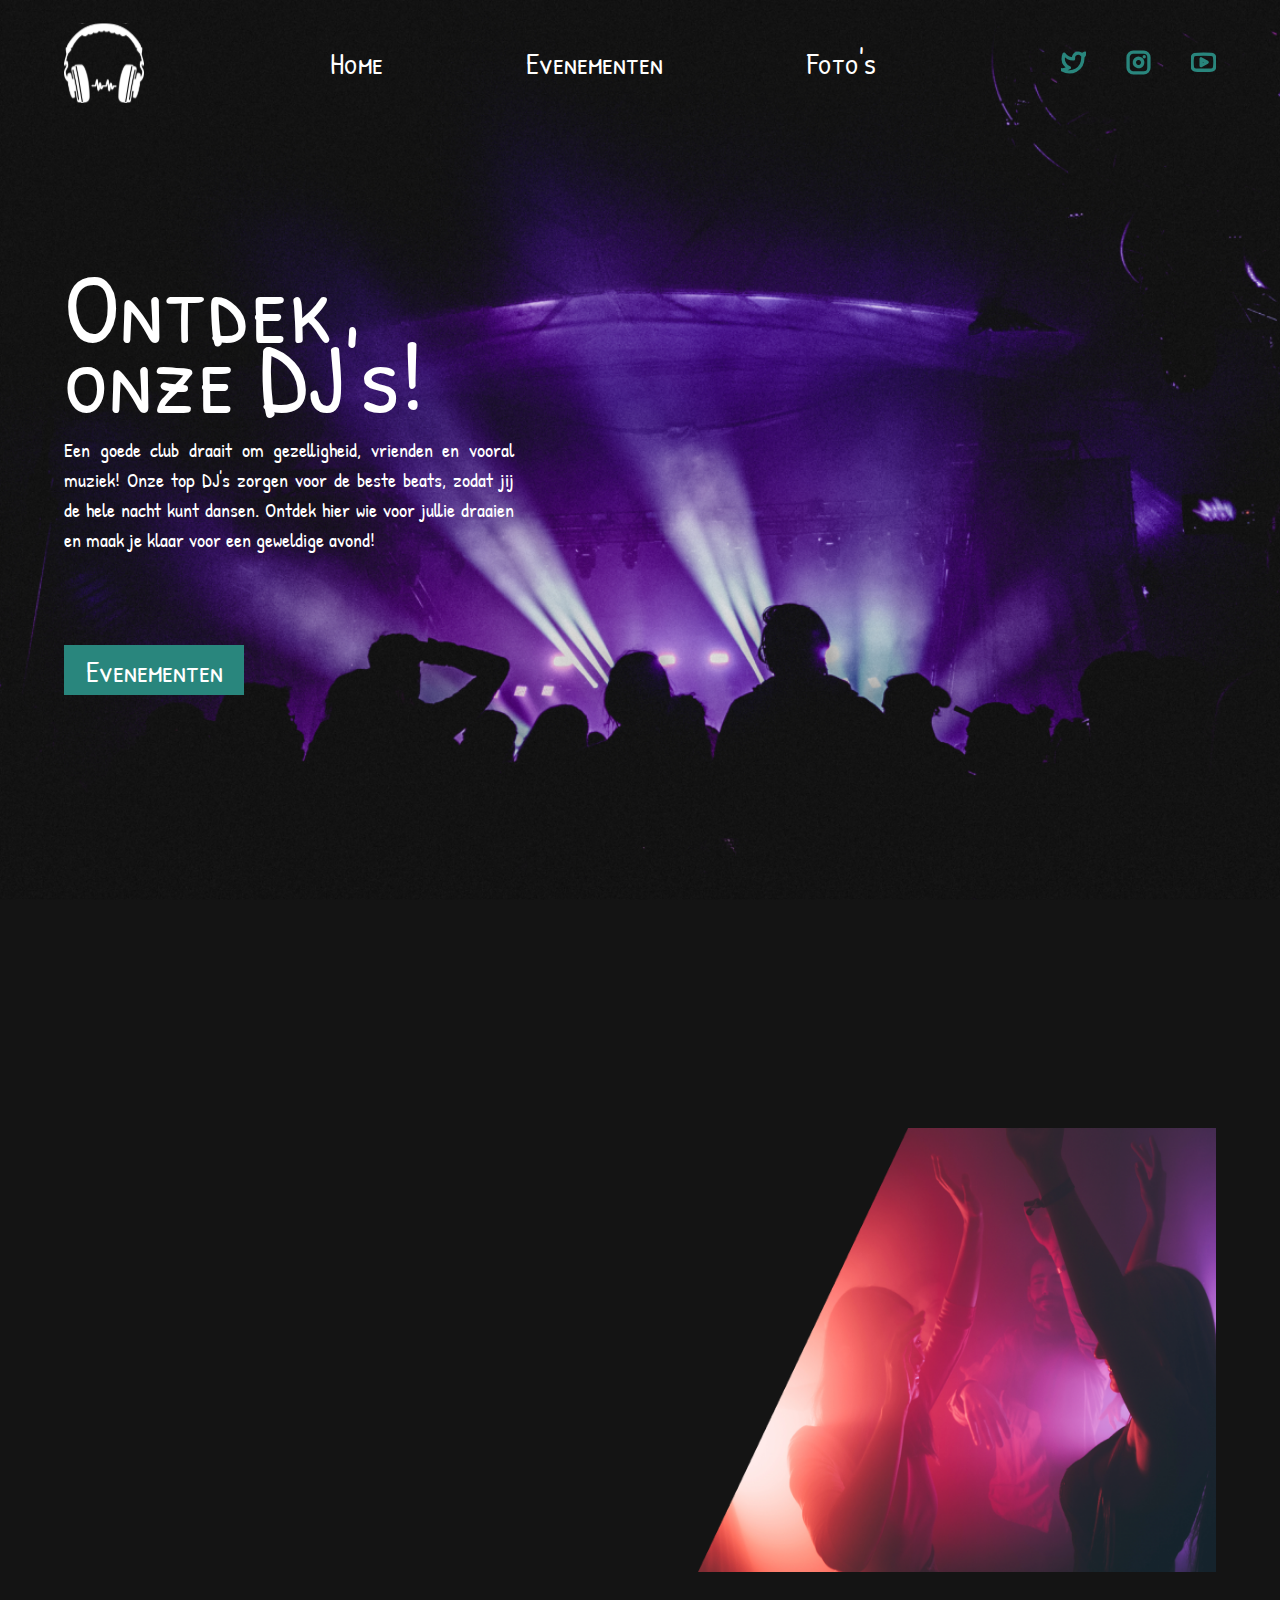
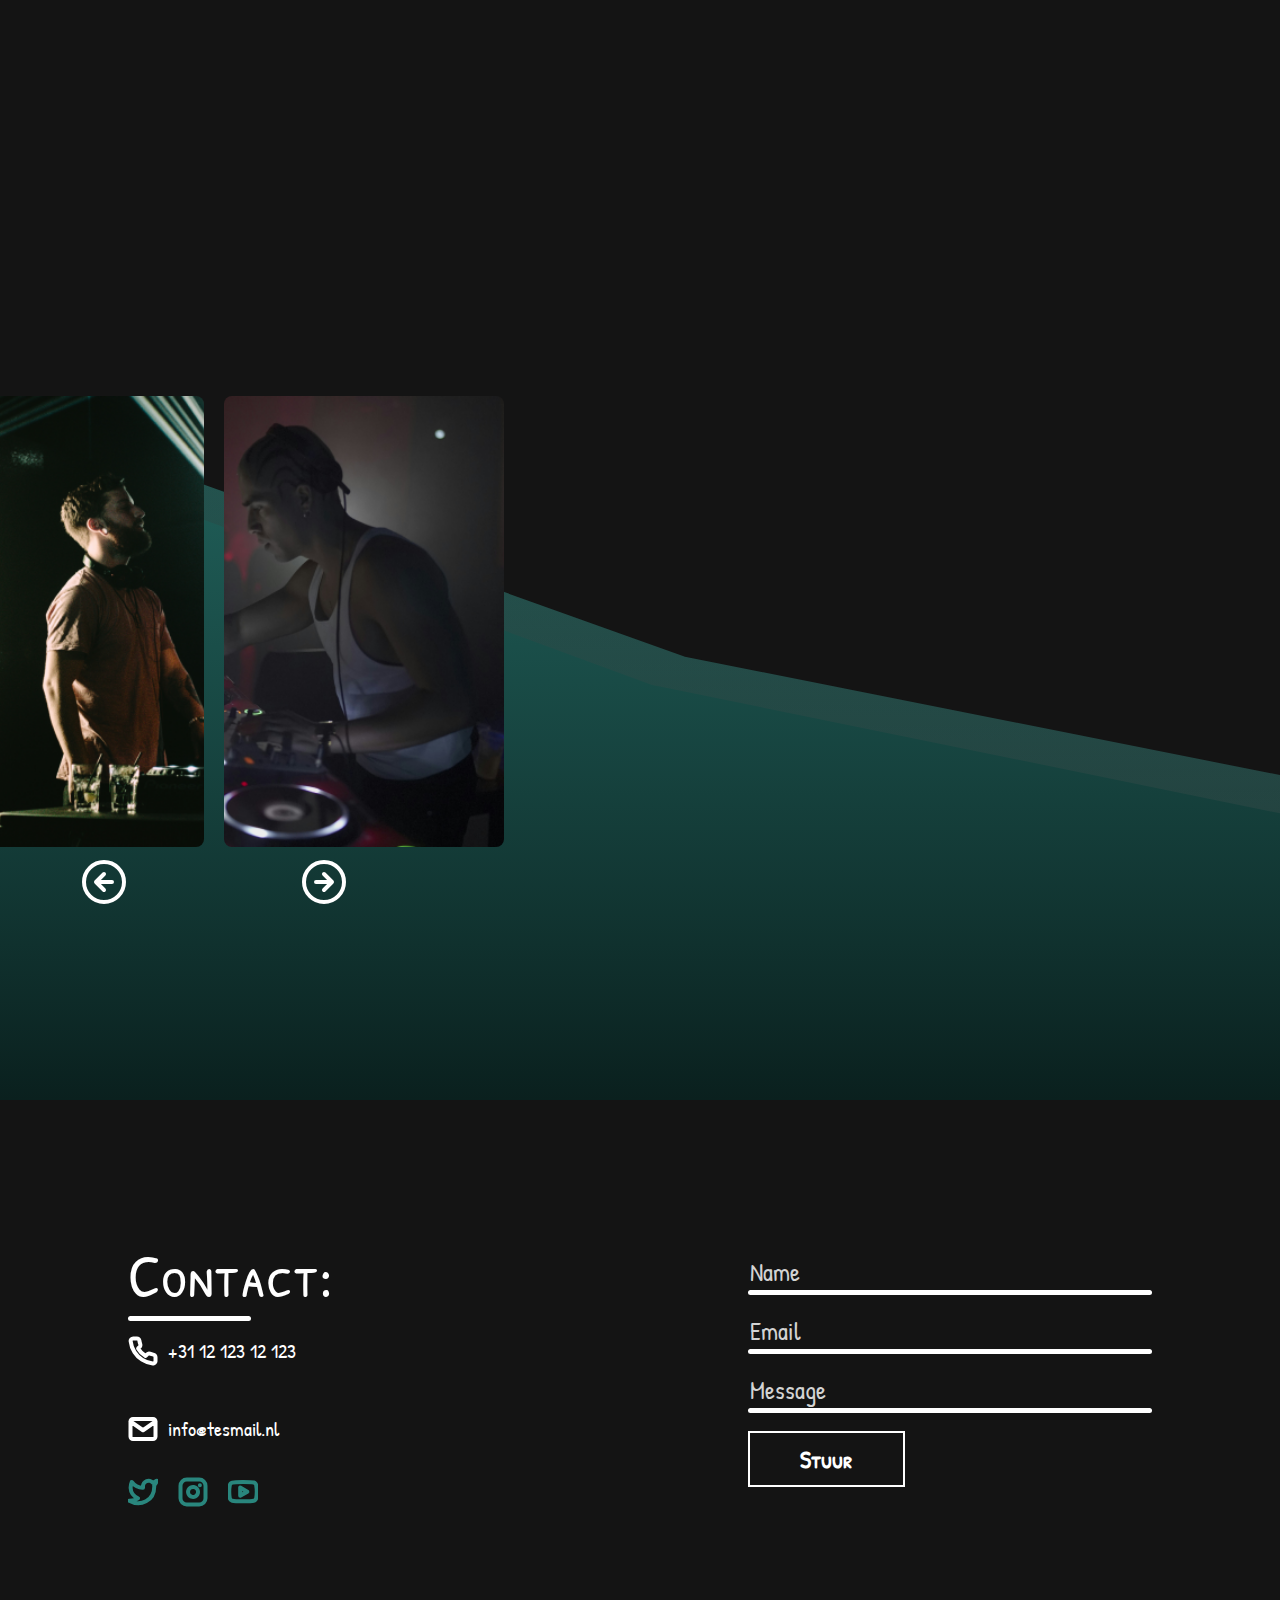
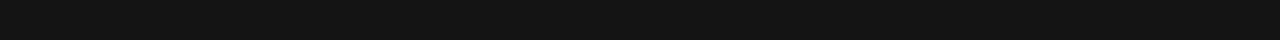
<file: index.html>
<!DOCTYPE html>
<html lang="en">
<head>
    <meta charset="UTF-8">
    <meta name="viewport" content="width=device-width, initial-scale=1.0">
    <link rel="icon" type="image/x-icon" href="images/logo.svg">
    <link href="https://fonts.googleapis.com/css2?family=Patrick+Hand&family=Patrick+Hand+SC&display=swap" rel="stylesheet">
    <link rel="stylesheet" href="style.css">
    <title>Silent Disco</title>
</head>
<body>
    <nav>
        <div id="navbar">
            <img class="navlogo" href="index.html" src="images/logo.svg"/>
            <div id="menu-icon" onclick="toggleMenu()">&#9776;</div> <!-- Hamburger icon -->
            <div id="menu-links">
                <a href="index.html">Home</a>
                <a href="evenementen.html">Evenementen</a>
                <a href="#section3">Foto's</a>
            </div>
            <div id="social-icons">
                <img class="navsvg" src="images/twitter.svg" alt="Twitter">
                <img class="navsvg" src="images/instagram.svg" alt="Instagram">
                <img class="navsvg" src="images/youtube.svg" alt="YouTube">
            </div>
        </div>    
    </nav>

    <section id="hero">
        <div class="hero-content">
            <h1>Ontdek<br/>onze DJ's!</h1>
            <p>Een goede club draait om gezelligheid, vrienden en vooral muziek! Onze top DJ's zorgen voor de beste beats, 
                zodat jij de hele nacht kunt dansen. Ontdek hier wie voor jullie draaien en maak je klaar voor een geweldige avond!</p>
                <a href="evenementen.html">
                    <button class="pulse">Evenementen</button>
                </a>
        </div>
    </section>
    
    <section id="homeinfo">
        <img class="infoblob" src="images/modified_infohomeblob.svg"/>
        <img class="infodance" src="images/infohomedance.png"/>
    </section>

    <section id="carouseldj">
        <div class="carouseldj-content">
            <div class="resizecarousel">
                <div class="carousel">
                    <div class="carousel-container">
                        <div class="carousel-track">
                            <div class="carousel-card">
                                <a href="evenementen.html">
                                    <img src="images/dj1.png" alt="DJ 1">
                                </a>
                            </div>
                            <div class="carousel-card">
                                <a href="evenementen.html">
                                    <img src="images/dj2.png" alt="DJ 2">
                                </a>
                            </div>
                            <div class="carousel-card">
                                <a href="evenementen.html">
                                    <img src="images/dj3.png" alt="DJ 3">
                                </a>
                            </div>
                            <div class="carousel-card">
                                <a href="evenementen.html">
                                    <img src="images/dj4.png" alt="DJ 4">
                                </a>
                            </div>
                        </div>
                    </div>
                </div>
                <div class="carouselbuttons">
                    <button class="prev" onclick="prevSlide()">
                        <img src="images/leftarrow.svg" alt="Previous">
                    </button>
                    <button class="next" onclick="nextSlide()">
                        <img src="images/rightarrow.svg" alt="Next">
                    </button>
                </div>
            </div>
            <div class="djanimated">
                <img src="images/djsvg.svg" alt="onzedjs">
            </div>
        </div>
    </section>

    <footer>
        <div>
            <h1>Contact:</h1>
            <hr>
            <div class="footericon">
                <img src="images/phone.svg" alt="phone">
                <p>+31 12 123 12 123</p>
            </div>
            <br/>
            <div class="footericon">
                <img src="images/mail.svg" alt="mail">
                <p>info@tesmail.nl</p>
            </div>
            <br/>
            <div class="footericon">
                <img class="navsvg" src="images/twitter.svg" alt="Twitter">
                <img class="navsvg" src="images/instagram.svg" alt="Instagram">
                <img class="navsvg" src="images/youtube.svg" alt="YouTube">
            </div>
        </div>
        <div>
            <form>
                <input type="text" name="name" placeholder="Name">
                <hr><br/>
                <input type="text" name="email" placeholder="Email">
                <hr><br/>
                <input type="text" name="message" placeholder="Message">
                <hr><br/>
                <button>Stuur</button>
            </form>
        </div>
    </footer>
    
    <script src="script.js"></script>
</body>
</html>
</file>
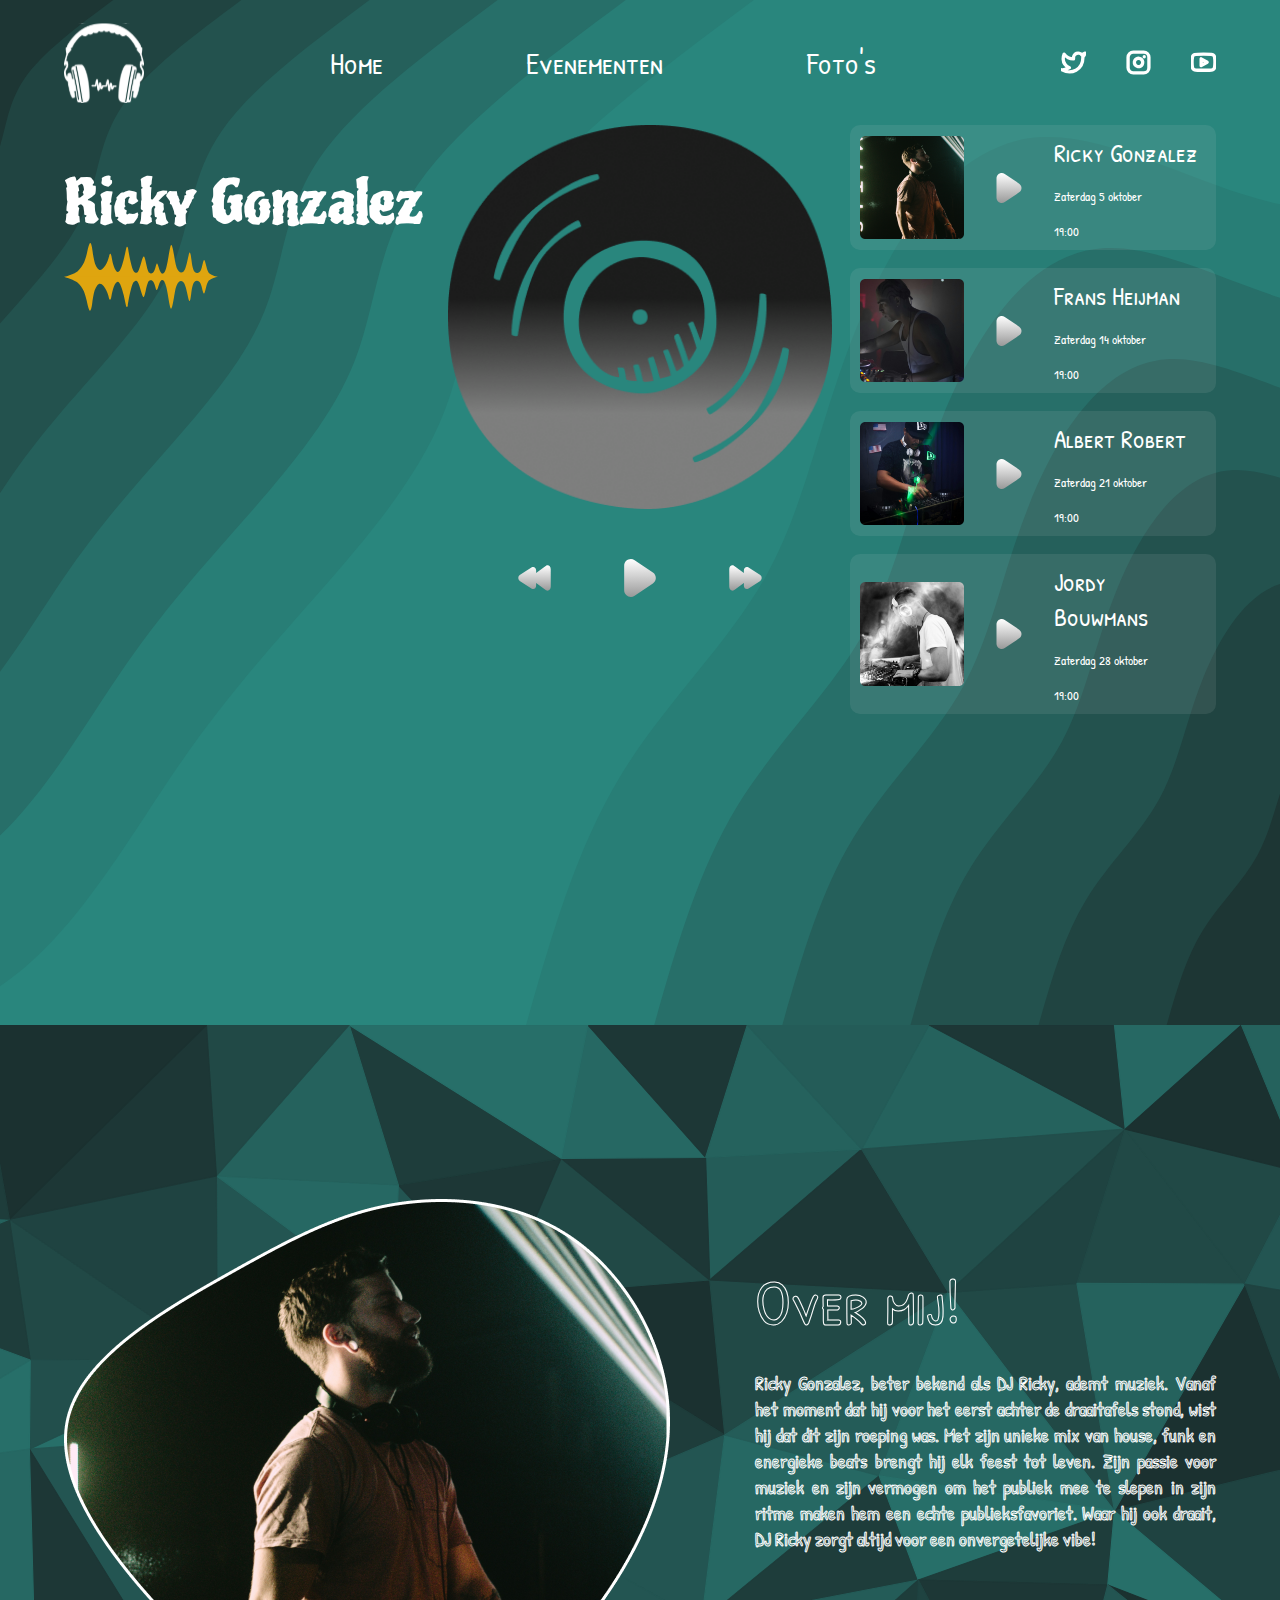
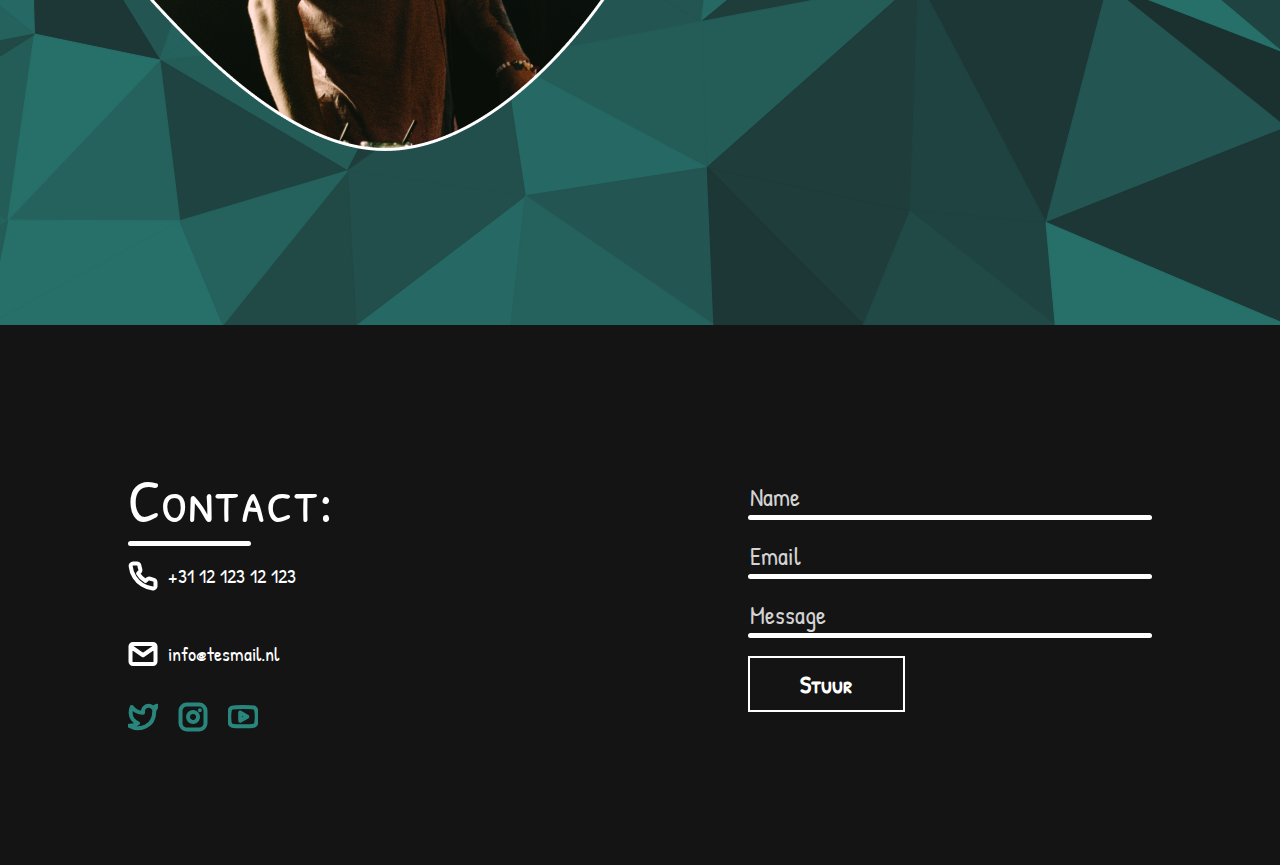
<file: evenementen.html>
<!DOCTYPE html>
<html lang="en">
<head>
    <meta charset="UTF-8">
    <meta name="viewport" content="width=device-width, initial-scale=1.0">
    <link rel="icon" type="image/x-icon" href="images/logo.svg">
    <link href="https://fonts.googleapis.com/css2?family=Patrick+Hand&family=Patrick+Hand+SC&display=swap" rel="stylesheet">
    <link rel="preconnect" href="https://fonts.googleapis.com">
    <link rel="preconnect" href="https://fonts.gstatic.com" crossorigin>
    <link href="https://fonts.googleapis.com/css2?family=Piedra&display=swap" rel="stylesheet">
    <link rel="stylesheet" href="style.css">
    <title>Silent Disco</title>
</head>
<body>
    <nav>
        <div id="navbar">
            <img class="navlogo" href="index.html" src="images/logo.svg"/>
            <div id="menu-icon" onclick="toggleMenu()">&#9776;</div> <!-- Hamburger icon -->
            <div id="menu-links">
                <a href="index.html">Home</a>
                <a href="evenementen.html">Evenementen</a>
                <a href="#section3">Foto's</a>
            </div>
            <div id="social-icons">
                <img class="navsvg" src="images/twitterwhite.svg" alt="Twitter">
                <img class="navsvg" src="images/instagramwhite.svg" alt="Instagram">
                <img class="navsvg" src="images/youtubewhite.svg" alt="YouTube">
            </div>
        </div>    
    </nav>

    <section id="heroevent">
        <div class="event1">
            <h1>Ricky Gonzalez</h1>
            <img src="images/soundwave.svg" alt="Soundwave">
        </div>
        <div class="event2">
            <img class="vinyl" id="vinyl" src="images/vinyl.png" alt="Vinyl">
            <div class="vinylbuttons">
                <img id="rewind-back" src="images/rewindback.svg" alt="Rewind Back">
                <img id="play-pause" src="images/play.svg" alt="Play">
                <img id="rewind-forward" src="images/rewindforward.svg" alt="Rewind Forward">
            </div>
        </div>
        <div class="event3">
            <div class="event3outside">
                <img class="event3img" src="images/djsmall1.png" alt="dj1">
                <img class="event3play" src="images/play.svg" alt="Play">
                <div class="event3text">
                    <h1>Ricky Gonzalez</h1><br/>
                    <p>Zaterdag 5 oktober</p><br/>
                    <p>19:00</p>
                </div>
            </div>
            <br/>
            <div class="event3outside">
                <img class="event3img" src="images/djsmall2.png" alt="dj1">
                <img class="event3play" src="images/play.svg" alt="Play">
                <div class="event3text">
                    <h1>Frans Heijman</h1><br/>
                    <p>Zaterdag 14 oktober</p><br/>
                    <p>19:00</p>
                </div>
            </div>
            <br/>
            <div class="event3outside">
                <img class="event3img" src="images/djsmall3.png" alt="dj1">
                <img class="event3play" src="images/play.svg" alt="Play">
                <div class="event3text">
                    <h1>Albert Robert</h1><br/>
                    <p>Zaterdag 21 oktober</p><br/>
                    <p>19:00</p>
                </div>
            </div>
            <br/>
            <div class="event3outside">
                <img class="event3img" src="images/djsmall4.png" alt="dj1">
                <img class="event3play" src="images/play.svg" alt="Play">
                <div class="event3text">
                    <h1>Jordy Bouwmans</h1><br/>
                    <p>Zaterdag 28 oktober</p><br/>
                    <p>19:00</p>
                </div>
            </div>
        </div>
    </section>

    <section id="aboutdj">
        <div class="djimg">
            <img src="images/eventartist1.png" alt="Event artist">
        </div>
        <div class="djinfo">
            <h1 data-text="Over mij!">Over mij!</h1>
            <p data-text="Ricky Gonzalez, beter bekend als DJ Ricky, ademt muziek. Vanaf het moment dat hij voor het eerst achter de draaitafels stond, wist hij dat dit zijn roeping was. Met zijn unieke mix van house, funk en energieke beats brengt hij elk feest tot leven. Zijn passie voor muziek en zijn vermogen om het publiek mee te slepen in zijn ritme maken hem een echte publieksfavoriet. Waar hij ook draait, DJ Ricky zorgt altijd voor een onvergetelijke vibe!">
                Ricky Gonzalez, beter bekend als DJ Ricky, ademt muziek. Vanaf het moment dat hij voor het eerst achter de draaitafels stond, wist hij dat dit zijn roeping was. Met zijn unieke mix van house, funk en energieke beats brengt hij elk feest tot leven. Zijn passie voor muziek en zijn vermogen om het publiek mee te slepen in zijn ritme maken hem een echte publieksfavoriet. Waar hij ook draait, DJ Ricky zorgt altijd voor een onvergetelijke vibe!
            </p>
        </div>
    </section>

    <footer>
        <div>
            <h1>Contact:</h1>
            <hr>
            <div class="footericon">
                <img src="images/phone.svg" alt="phone">
                <p>+31 12 123 12 123</p>
            </div>
            <br/>
            <div class="footericon">
                <img src="images/mail.svg" alt="mail">
                <p>info@tesmail.nl</p>
            </div>
            <br/>
            <div class="footericon">
                <img class="navsvg" src="images/twitter.svg" alt="Twitter">
                <img class="navsvg" src="images/instagram.svg" alt="Instagram">
                <img class="navsvg" src="images/youtube.svg" alt="YouTube">
            </div>
        </div>
        <div>
            <form>
                <input type="text" name="name" placeholder="Name">
                <hr><br/>
                <input type="text" name="email" placeholder="Email">
                <hr><br/>
                <input type="text" name="message" placeholder="Message">
                <hr><br/>
                <button>Stuur</button>
            </form>
        </div>
    </footer>
    
    <script src="script.js"></script>
</body>
</html>
</file>
<file: style.css>
/* Algemene opmaak voor de hele website */
html, body {
    padding: 0; 
    margin: 0; 
    background-color: #141414;
    overflow-x: hidden;
}

p {
    font-family: 'Patrick Hand', cursive;
    font-weight: 300;
}

h1 {
    font-family: 'Patrick Hand SC', cursive;
    font-weight: 300;
}

button {
    font-family: 'Patrick Hand SC', cursive;
    font-weight: 300;
}

/* --- Navigatie bar sectie: styling voor de navigatiebalk --- */
#navbar {
    background-color: transparent;
    display: flex;
    justify-content: space-between;
    padding: 0% 5% 0% 5%;
    align-items: center;
    height: 125px;
    position: relative;
}

#navbar .navlogo {
    height: auto; 
}

#menu-icon {
    font-size: 30px;
    display: none; 
    cursor: pointer;
}

#menu-links {
    display: flex;
    width: 50%; 
    justify-content: space-between; 
}

#menu-links a {
    color: white;
    text-align: center;
    padding: 15px;
    display: flex;
    font-family: 'Patrick Hand SC', cursive;
    font-size: 30px;
    text-decoration: none;
}

#menu-links a:hover {
    color: gray;
}

#social-icons {
    display: flex; 
    gap: 40px;
}

.navsvg {
    height: 25px;
    width: 25px;
}

.sticky {
    position: fixed;
    top: 0;
    width: 100%;
}

/* --- Hero sectie op de homepage: achtergrond en contentstyling --- */
#hero {
    background-image: url('images/hero-home.png');
    padding: 0% 5% 0% 5%;
    margin-top: -125px;
    height: 100vh;
    display: flex;
    justify-content: left;
    align-items: center;
    text-align: justify;
    color: white;
    background-size: cover; 
    background-position: center;
    background-repeat: no-repeat; 
}

.hero-content {
    max-width: 450px;
}

.hero-content h1 {
    font-size: 100px;
    line-height: 70px;
    margin-bottom: 0;
}

.hero-content p {
    margin-top: 5%;
    margin-bottom: 20%;
    font-size: 20px;
    line-height: 30px;
}

.hero-content button {
    font-size: 30px;
    width: 180px;
    height: 50px;
    background-color: #29867D;
    color: white; 
    border: none; 
    text-align: center; 
    line-height: 50px;
    cursor: pointer;
    outline: none;
}

.hero-content button:hover {
    color: black;
}

button.pulse {
    animation: pulse 1.5s ease-in-out infinite; /* Voeg infinite toe om de animatie te laten herhalen */
}

/* --- Home Info sectie: layout van informatieblok op de homepage --- */
#homeinfo {
    display: flex;
    justify-content: space-between;
    align-items: center;
    text-align: justify;
    padding: 0 5%;
    height: 100vh;
    background-color: #141414;
    overflow: hidden;
    flex-wrap: wrap;
}

.infoblob, .infodance {
    width: 45%;
    max-width: 100%;
    height: auto;
    flex-shrink: 1;
}

.infoblob {
    transform: scale(0);
    transition: transform 0.8s ease-out; 
}

.infoblob.grow {
    transform: scale(1); 
}

.djanimated img {
    transform: translateX(100%);
    transition: transform 1s ease-in-out;
}

@keyframes slideInFromRight {
    0% {
        transform: translateX(100%);
    }
    100% {
        transform: translateX(0);
    }
}

.djanimated img.slide-in {
    animation: slideInFromRight 1s ease-in-out forwards;
}

/* --- Carousel sectie: styling voor de DJ-carousel --- */
#carouseldj {
    position: relative;
    background-image: url('images/carousel.svg');
    display: flex;
    justify-content: space-between;
    align-items: center;
    text-align: justify;
    padding: 0 5%;
    height: 100vh;
    background-size: cover; 
    background-position: center;
    background-repeat: no-repeat;
}

.carousel {
    display: flex;
    align-items: center;
    justify-content: space-between;
    position: relative;
    width: 100%;
    max-width: 600px;
    margin-left: auto;
}

.carousel-card {
    flex: 0 0 50%;
    box-sizing: border-box;
    padding: 10px;
}

.carousel img {
    width: 100%;
    height: 100%;
    object-fit: cover;
    border-radius: 8px;
}

.carousel-container {
    overflow: hidden;
    width: 100%;
}

.carousel-track {
    display: flex;
    transition: transform 0.5s ease-in-out;
}

.carouselbuttons button {
    background-color: transparent;
    border: none;
    font-size: 24px;
    cursor: pointer;
}

button:hover {
    color: #29867D;
}

.carouselbuttons {
    display: flex;
    align-items: center;
    justify-content: space-evenly;
}

.resizecarousel {
    margin-left: -150px;
}

.djanimated {
    position: absolute;
    right: 0;
    top: 0;
}

/* --- Footer sectie: layout en styling voor de footer --- */
footer {
    z-index: 10;
    height: 60vh;
    display: flex;
    justify-content: space-between;
    padding: 0% 10% 0% 10%;
    align-items: center;
}

footer h1 {
    color: white;
    font-size: 60px;
    margin-bottom: 0;
    margin-top: 0;
}

footer p {
    color: white;
    font-size: 20px;
}

footer hr {
    border: none;
    height: 5px;
    background-color: white;
    border-radius: 10px; 
    width: 60%;
    margin: 0;
}

.footericon {
    display: flex;
    line-height: 20px;
}

.footericon img {
    margin-right: 10px; /* Add right margin to create a gap between the icon and the text */
}

footer .navsvg {
    margin-right: 20px;
    height: 30px;
    width: 30px;
}

footer form input {
    border: none;
    background-color: transparent;
    width: 400px;
    color: white;
    font-family: 'Patrick Hand', cursive;
    font-weight: 300;
    font-size: 25px;
}

footer form hr {
    width: 100%;
}

footer form input::placeholder {
    color: lightgray;
}

footer form button {
    font-family: 'Patrick Hand SC', cursive; 
    font-size: 24px; 
    font-weight: bold;
    color: white; 
    background-color: transparent; 
    border: 2px solid white; 
    border-radius: 0px;
    padding: 10px 50px; 
    text-align: center; 
    cursor: pointer;
    transition: all 0.3s ease;
    display: inline-block;
}

footer form button:hover {
    background-color: white; 
    color: #141414;
    border-color: white;
}

/* --- Hero Event sectie: styling voor de DJ-informatie sectie met achtergrond en knoppen --- */
#heroevent {
    background-image: url('images/eventhero1.svg');
    padding: 0% 5% 0% 5%;
    margin-top: -125px;
    height: 100vh;
    display: flex;
    padding-top: 125px;
    color: white;
    align-items: flex-start;
    background-size: cover;
    background-position: center;
    background-repeat: no-repeat;
    justify-content: space-between; 
}

#heroevent .event1,
#heroevent .event2,
#heroevent .event3 {
    flex: 1;
    display: flex;
    align-items: center;
    justify-content: center;
    flex-direction: column;
}

#heroevent .event1 {
    flex-direction: column;
    align-items: flex-start;
}

#heroevent .event1 h1 {
    font-family: "Piedra", serif;
    font-size: 60px;
    margin-bottom: 0;
}

#heroevent .event1 img {
    width: 40%; 
}

#heroevent .event2 .vinyl {
    width: 100%;
}

#heroevent .event2 .vinylbuttons {
    display: flex;
    justify-content: space-evenly;
    width: 100%;
    padding-top: 50px;
}

#heroevent .event2 .vinylbuttons img {
    width: 10%;
}

#heroevent .event2 .vinylbuttons img:hover {
    cursor: pointer;
}

.vinyl {
    transition: transform 0.5s linear;
}

.vinyl.rotate {
    animation: spin 2s linear infinite;
}

@keyframes spin {
    0% {
        transform: rotate(0deg);
    }
    100% {
        transform: rotate(360deg);
    }
}

#heroevent .event3 {
    flex-direction: column;
    align-items: flex-end; 
}

#heroevent .event3 .event3outside {
    border-radius: 10px;
    background-color: rgba(217, 217, 217, 0.1);
    width: 90%;
    padding: 10px;
    display: flex;
    align-items: center;
    justify-content: space-between; 
}

#heroevent .event3 .event3play {
    margin-right: 30px;
    margin-left: 30px;
    width: 30px;
}

#heroevent .event3 .event3play:hover {
    cursor: pointer;
}

#heroevent .event3 .event3img {
    width: 30%;
}

#heroevent .event3 .event3text {
    flex: 2;
    display: flex;
    flex-direction: column;
}

#heroevent .event3 .event3text h1,
#heroevent .event3 .event3text p {
    margin: 0;
    padding: 0;
}

.event3 h1 {
    font-size: 2vw; /* 5% of the viewport width */
}

.event3 p {
    font-size: 1vw; /* 2.5% of the viewport width */
}

/* --- About DJ sectie: styling voor de informatie over de DJ in de "Over mij" sectie --- */
#aboutdj {
    background-image: url('images/eventabout1.svg');
    padding: 0% 5% 0% 5%;
    height: 100vh;
    display: flex;
    color: white;
    align-items: center;
    background-size: cover;
    background-position: center;
    background-repeat: no-repeat;
    justify-content: space-between; 
}

#aboutdj .djimg {
    flex: 1.5;
    display: flex;
}

#aboutdj .djinfo {
    margin-bottom: 10%;
    flex: 1;
    display: flex;
    flex-direction: column;
    text-align: justify;
}

/* Initial state of the h1 and p elements */
#aboutdj h1, #aboutdj p {
    margin: 0;
    padding-bottom: 25px;
    color: transparent;
    position: relative;
    -webkit-text-stroke: 1px white; /* Hollow text */
}

#aboutdj h1 {
    font-size: 5vw; /* 5% of the viewport width */
}

#aboutdj p {
    font-size: 1.5vw; /* 2.5% of the viewport width */
}

#aboutdj h1::after, #aboutdj p::after {
    content: attr(data-text);
    position: absolute;
    top: 0;
    left: 0;
    width: 100%;
    height: 100%;
    color: white;
    -webkit-text-stroke: 0;
    clip-path: inset(0 100% 0 0); /* Initially hidden */
}

/* Animation only triggers when the section has the "active" class */
#aboutdj.active h1::after, #aboutdj.active p::after {
    animation: fillText 10s ease forwards;
}

@keyframes fillText {
    0% {
        clip-path: inset(0 100% 0 0); /* Hidden */
    }
    100% {
        clip-path: inset(0 0 0 0); /* Fully visible */
    }
}

@keyframes pulse {
    0% {
        transform: scale(1);
    }
    50% {
        transform: scale(1.05); /* Slight zoom */
    }
    100% {
        transform: scale(1);
    }
}

#aboutdj .djimg img {
    transition: transform 0.3s ease-in-out;
}

#aboutdj.active .djimg img {
    animation: pulse 2s infinite; /* Apply the pulse animation */
}

/* --- Media queries voor mobiele weergave --- */
@media only screen and (max-width: 767px) {
    #menu-links {
        display: none;
        flex-direction: column;
        position: absolute;
        background-color: rgba(0, 0, 0, 0.8);
        width: 100%;
        top: 125px;
        left: 0;
    }

    #menu-links a {
        padding: 10px 0;
        font-size: 24px;
    }

    #navbar {
        justify-content: space-between;
    }

    #menu-icon {
        display: block;
        color: white;
    }

    #social-icons {
        display: none;
    }

    #navbar .navlogo {
        height: auto;
    }

    #homeinfo {
        display: flex;
        flex-direction: column;
        align-items: center;
        padding: 0 5%;
        height: auto;
        gap: 50px;
    }

    .infoblob, .infodance {
        width: 100%;
        max-width: 100%;
        height: auto;
    }
}
</file>
